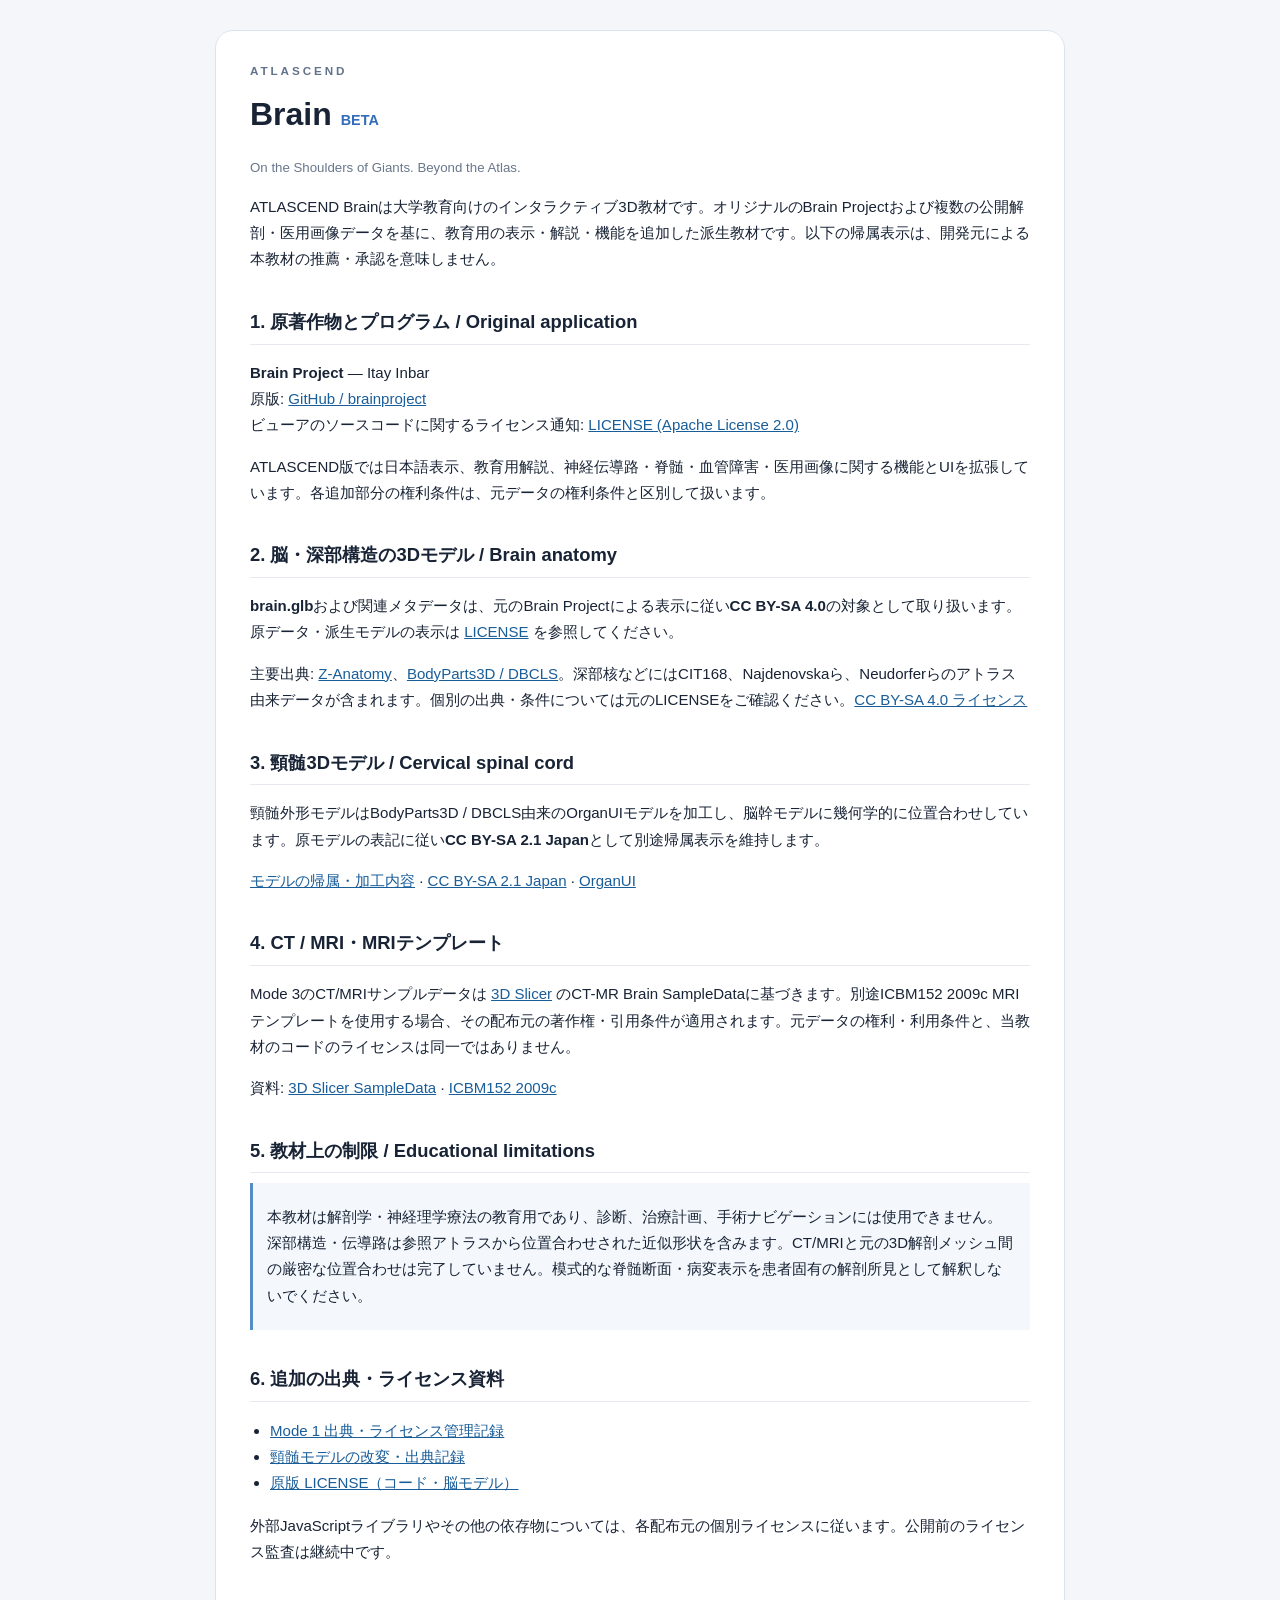
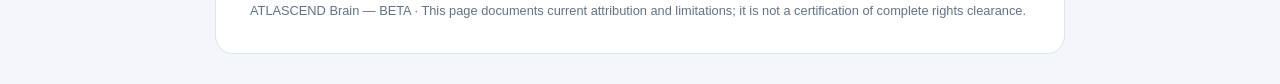
<file: credits.html>
<!DOCTYPE html>
<html lang="ja"><head><meta charset="utf-8"/><meta name="viewport" content="width=device-width,initial-scale=1" />
<title>About / Credits &amp; Licenses — ATLASCEND Brain</title>
<style>
:root{color-scheme:light}*{box-sizing:border-box}body{margin:0;background:#f4f6f9;color:#182335;font-family:-apple-system,BlinkMacSystemFont,"Hiragino Kaku Gothic ProN",Meiryo,sans-serif;line-height:1.75}main{max-width:850px;margin:30px auto;padding:30px 34px;background:#fff;border:1px solid #dce4ef;border-radius:18px}h1{font-size:2rem;margin:.15em 0}h2{font-size:1.15rem;margin:1.8em 0 .5em;border-bottom:1px solid #e6eaf0;padding-bottom:.3em}p,li{font-size:.94rem}.brand{letter-spacing:.25em;font-size:.73rem;color:#61738c;font-weight:700}.sub{color:#68778b;font-size:.83rem}.note{border-left:3px solid #568cc6;padding:6px 14px;background:#f4f8fc}a{color:#195d99;overflow-wrap:anywhere}ul{padding-left:1.25rem}footer{margin-top:35px;color:#627288;font-size:.8rem}@media(max-width:600px){main{margin:0;padding:22px 18px;border:none;border-radius:0}h1{font-size:1.6rem}}
</style></head><body><main>
<div class="brand">ATLASCEND</div><h1>Brain <small style="font-size:.45em;color:#326cba">BETA</small></h1>
<p class="sub">On the Shoulders of Giants. Beyond the Atlas.</p>
<p>ATLASCEND Brainは大学教育向けのインタラクティブ3D教材です。オリジナルのBrain Projectおよび複数の公開解剖・医用画像データを基に、教育用の表示・解説・機能を追加した派生教材です。以下の帰属表示は、開発元による本教材の推薦・承認を意味しません。</p>
<h2>1. 原著作物とプログラム / Original application</h2>
<p><strong>Brain Project</strong> — Itay Inbar<br />原版: <a href="https://github.com/itayinbarr/brainproject/" target="_blank" rel="noopener noreferrer">GitHub / brainproject</a><br />ビューアのソースコードに関するライセンス通知: <a href="LICENSE">LICENSE (Apache License 2.0)</a></p>
<p>ATLASCEND版では日本語表示、教育用解説、神経伝導路・脊髄・血管障害・医用画像に関する機能とUIを拡張しています。各追加部分の権利条件は、元データの権利条件と区別して扱います。</p>
<h2>2. 脳・深部構造の3Dモデル / Brain anatomy</h2>
<p><strong>brain.glb</strong>および関連メタデータは、元のBrain Projectによる表示に従い<strong>CC BY-SA 4.0</strong>の対象として取り扱います。原データ・派生モデルの表示は <a href="LICENSE">LICENSE</a> を参照してください。</p>
<p>主要出典: <a href="https://www.z-anatomy.com/">Z-Anatomy</a>、<a href="https://lifesciencedb.jp/bp3d/">BodyParts3D / DBCLS</a>。深部核などにはCIT168、Najdenovskaら、Neudorferらのアトラス由来データが含まれます。個別の出典・条件については元のLICENSEをご確認ください。<a href="https://creativecommons.org/licenses/by-sa/4.0/">CC BY-SA 4.0 ライセンス</a></p>
<h2>3. 頸髄3Dモデル / Cervical spinal cord</h2>
<p>頸髄外形モデルはBodyParts3D / DBCLS由来のOrganUIモデルを加工し、脳幹モデルに幾何学的に位置合わせしています。原モデルの表記に従い<strong>CC BY-SA 2.1 Japan</strong>として別途帰属表示を維持します。</p>
<p><a href="MODEL_ATTRIBUTION.md">モデルの帰属・加工内容</a> · <a href="https://creativecommons.org/licenses/by-sa/2.1/jp/">CC BY-SA 2.1 Japan</a> · <a href="https://github.com/organui/spinal-cord-3d">OrganUI</a></p>
<h2>4. CT / MRI・MRIテンプレート</h2>
<p>Mode 3のCT/MRIサンプルデータは <a href="https://www.slicer.org/">3D Slicer</a> のCT-MR Brain SampleDataに基づきます。別途ICBM152 2009c MRIテンプレートを使用する場合、その配布元の著作権・引用条件が適用されます。元データの権利・利用条件と、当教材のコードのライセンスは同一ではありません。</p>
<p>資料: <a href="https://github.com/Slicer/Slicer/blob/main/Modules/Scripted/SampleData/SampleData.py">3D Slicer SampleData</a> · <a href="https://nist.mni.mcgill.ca/icbm-152-nonlinear-atlases-2009/">ICBM152 2009c</a></p>
<h2>5. 教材上の制限 / Educational limitations</h2>
<div class="note"><p>本教材は解剖学・神経理学療法の教育用であり、診断、治療計画、手術ナビゲーションには使用できません。深部構造・伝導路は参照アトラスから位置合わせされた近似形状を含みます。CT/MRIと元の3D解剖メッシュ間の厳密な位置合わせは完了していません。模式的な脊髄断面・病変表示を患者固有の解剖所見として解釈しないでください。</p></div>
<h2>6. 追加の出典・ライセンス資料</h2>
<ul><li><a href="MODE1_LICENSE_AND_CREDITS.md">Mode 1 出典・ライセンス管理記録</a></li><li><a href="MODEL_ATTRIBUTION.md">頸髄モデルの改変・出典記録</a></li><li><a href="LICENSE">原版 LICENSE（コード・脳モデル）</a></li></ul>
<p>外部JavaScriptライブラリやその他の依存物については、各配布元の個別ライセンスに従います。公開前のライセンス監査は継続中です。</p>
<footer>ATLASCEND Brain — BETA · This page documents current attribution and limitations; it is not a certification of complete rights clearance.</footer>
</main></body></html>
</file>
